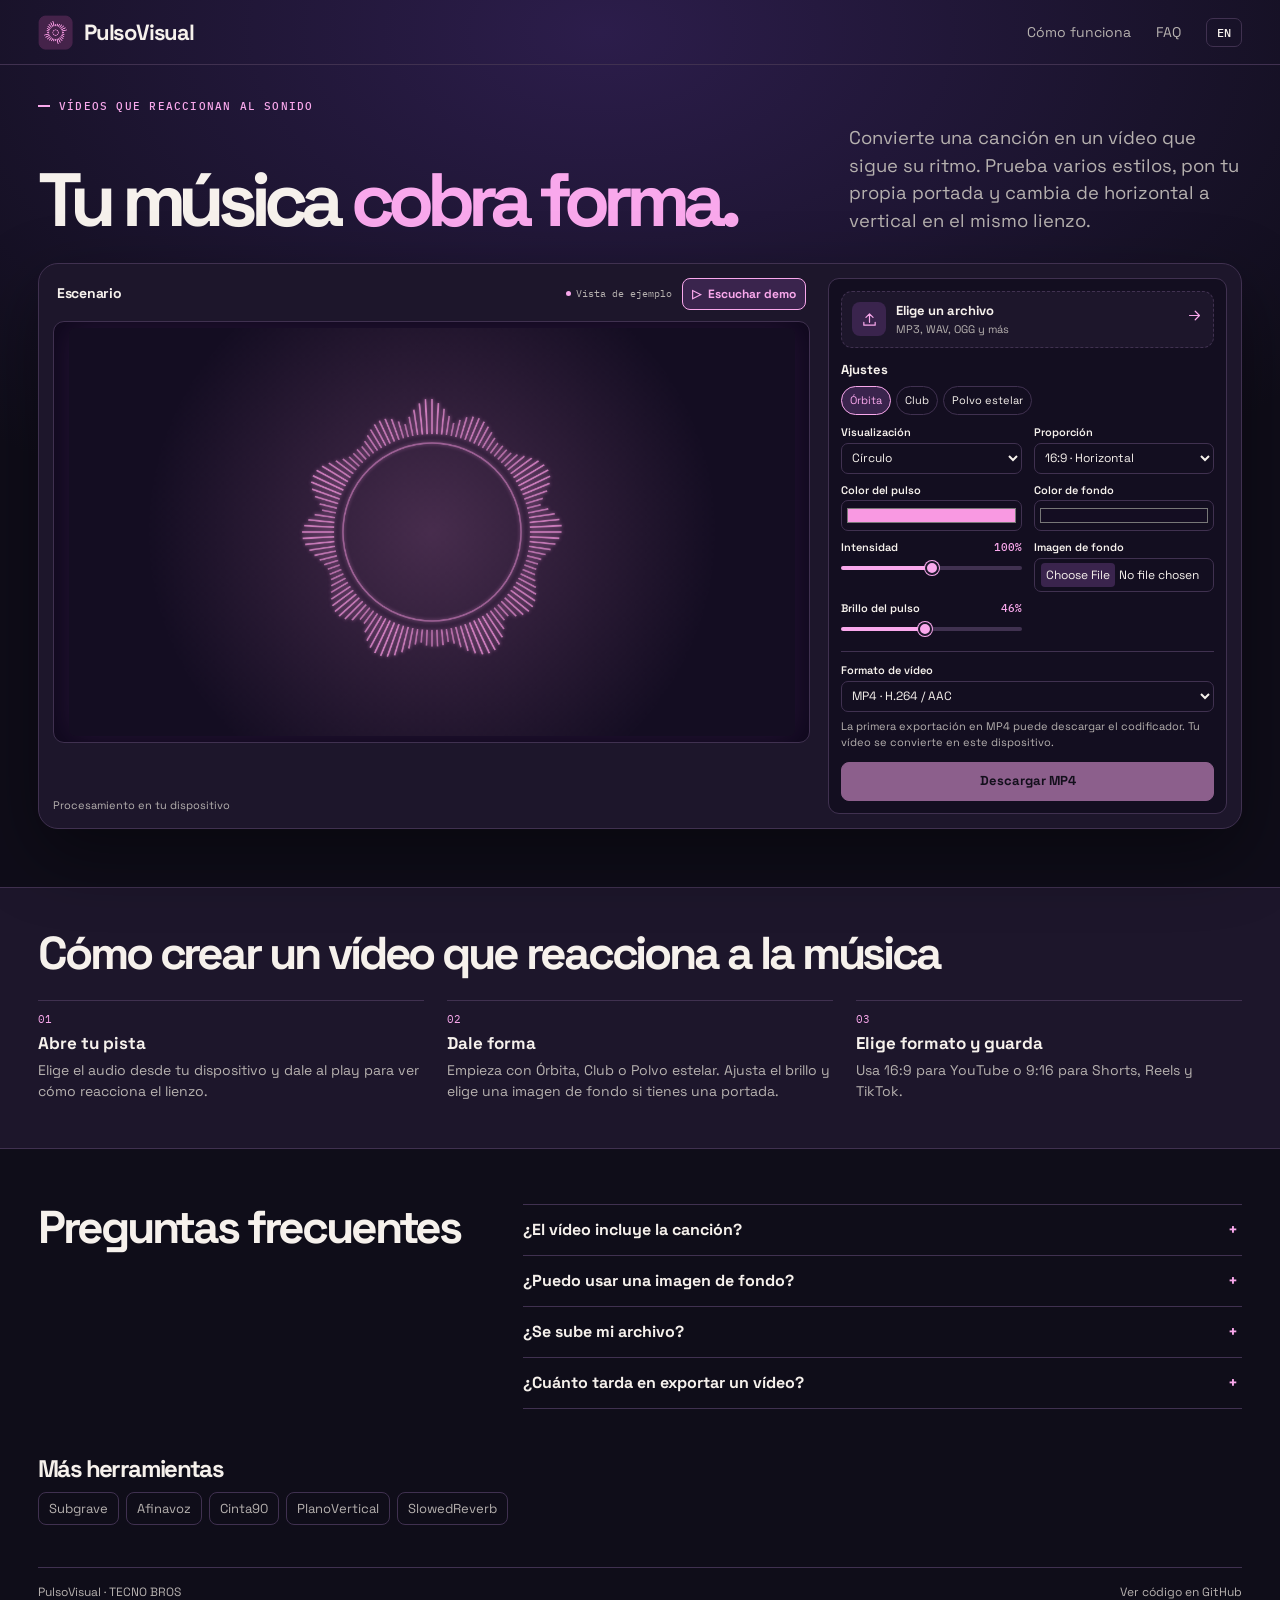
<file: index.html>
<!doctype html>
<html lang="es" data-theme="pulse">
<head>
    <meta charset="utf-8">
    <meta name="viewport" content="width=device-width, initial-scale=1">
    <title>Visualizador de música online para crear vídeos | PulsoVisual</title>
    <meta name="description" content="Crea un visualizador musical con espectro, círculo o partículas. Exporta en MP4 con sonido o WebM, en 16:9 y 9:16.">
    <meta name="robots" content="index, follow, max-image-preview:large">
    <meta name="theme-color" content="#15131c">
    <link rel="canonical" href="https://1ly4s0.github.io/pulsovisual/">
    <link rel="alternate" hreflang="es" href="https://1ly4s0.github.io/pulsovisual/">
    <link rel="alternate" hreflang="en" href="https://1ly4s0.github.io/pulsovisual/en/">
    <link rel="alternate" hreflang="x-default" href="https://1ly4s0.github.io/pulsovisual/">
    <link rel="icon" type="image/png" href="assets/logo.png">
    <meta property="og:type" content="website">
    <meta property="og:site_name" content="PulsoVisual">
    <meta property="og:locale" content="es_ES">
    <meta property="og:url" content="https://1ly4s0.github.io/pulsovisual/">
    <meta property="og:title" content="Visualizador de música online para crear vídeos | PulsoVisual">
    <meta property="og:description" content="Crea un visualizador musical con espectro, círculo o partículas. Exporta en MP4 con sonido o WebM, en 16:9 y 9:16.">
    <meta property="og:image" content="https://1ly4s0.github.io/pulsovisual/assets/share.png">
    <meta property="og:image:width" content="1200">
    <meta property="og:image:height" content="630">
    <meta property="og:image:alt" content="Vista del editor de PulsoVisual">
    <meta name="twitter:card" content="summary_large_image">
    <link rel="preconnect" href="https://fonts.googleapis.com">
    <link rel="preconnect" href="https://fonts.gstatic.com" crossorigin>
    <link rel="stylesheet" href="https://fonts.googleapis.com/css2?family=Space+Grotesk:wght@400;500;600;700&family=IBM+Plex+Mono:wght@400;500;600&display=swap">
    <link rel="stylesheet" href="assets/style.css">
    <link rel="stylesheet" href="assets/workbench.css">
    <script type="application/ld+json">{"@context": "https://schema.org", "@type": "WebApplication", "name": "PulsoVisual", "url": "https://1ly4s0.github.io/pulsovisual/", "description": "Crea un visualizador musical con espectro, círculo o partículas. Exporta en MP4 con sonido o WebM, en 16:9 y 9:16.", "inLanguage": "es", "applicationCategory": "MultimediaApplication", "operatingSystem": "Any", "isAccessibleForFree": true, "offers": {"@type": "Offer", "price": "0", "priceCurrency": "USD"}, "image": "https://1ly4s0.github.io/pulsovisual/assets/share.png"}</script>
    <script type="module" src="assets/visual-studio.js"></script>
</head>
<body>
    <header class="site-header">
        <nav class="shell" aria-label="Navegación principal">
            <a class="brand" href="./"><img src="assets/logo.png" alt="" height="35" width="35">PulsoVisual</a>
            <div class="nav-links">
                <a class="guide-link" href="#guia">Cómo funciona</a>
                <a class="faq-link" href="#faq">FAQ</a>
                <a class="language" href="en/" hreflang="en" lang="en" aria-label="View in English">EN</a>
            </div>
        </nav>
    </header>
    <main>
        <section class="hero shell">
            <div class="intro">
                <p class="tool-type">Vídeos que reaccionan al sonido</p>
                <h1>Tu música <em>cobra forma.</em></h1>
                <p class="lede">Convierte una canción en un vídeo que sigue su ritmo. Prueba varios estilos, pon tu propia portada y cambia de horizontal a vertical en el mismo lienzo.</p>
            </div>
            <section class="studio" id="studio" aria-labelledby="editor-title">
                <div class="studio-preview">
                <div class="studio-title"><h2 id="editor-title">Escenario</h2><div class="studio-head-actions"><span id="preview-label">Vista de ejemplo</span><button id="demo" type="button" class="demo-button">Escuchar demo</button></div></div>
                <div class="screen visual-screen"><canvas id="preview" aria-hidden="true"></canvas></div>
                <div class="transport" id="transport" hidden>
                    <button id="listen" type="button" disabled>Reproducir</button>
                    <input id="seek" type="range" min="0" max="1" value="0" step=".01" aria-label="Posición de reproducción" disabled>
                    <span id="elapsed">0:00</span>
                </div>
                <div class="preview-tools">
                    <span>Procesamiento en tu dispositivo</span>
                </div>
                </div>
                <div class="studio-controls">
                <div class="file-picker">
                    <input id="file" type="file" accept="audio/*,.mp3,.wav,.ogg,.m4a,.flac">
                    <label for="file">
                        <span class="upload-icon"><svg width="17" height="17" viewBox="0 0 24 24" fill="none" stroke="currentColor" stroke-width="1.7" stroke-linecap="round" stroke-linejoin="round" aria-hidden="true"><path d="M12 16V4m-5 5 5-5 5 5M4 16v4h16v-4"/></svg></span>
                        <span class="file-info"><strong id="filename">Elige un archivo</strong><small id="file-detail">MP3, WAV, OGG y más</small></span>
                        <span class="upload-arrow"><svg width="17" height="17" viewBox="0 0 24 24" fill="none" stroke="currentColor" stroke-width="1.7" stroke-linecap="round" stroke-linejoin="round" aria-hidden="true"><path d="M5 12h14m-6-6 6 6-6 6"/></svg></span>
                    </label>
                </div>
                <fieldset id="settings">
                    <legend>Ajustes</legend>
                    <div class="look-presets"><button type="button" data-look="0" aria-pressed="false">Órbita</button><button type="button" data-look="1" aria-pressed="false">Club</button><button type="button" data-look="2" aria-pressed="false">Polvo estelar</button></div>
                    <div class="settings-grid"><div class="field">
                        <label for="visual-mode">Visualización</label>
                        <select id="visual-mode"><option value="circle">Círculo</option><option value="bars">Espectro</option><option value="particles">Partículas</option></select>
                    </div>
                        <div class="field">
                        <label for="aspect">Proporción</label>
                        <select id="aspect"><option value="wide">16:9 · Horizontal</option><option value="vertical">9:16 · Vertical</option></select>
                    </div>
                        <div class="field">
                        <label for="pulse-color">Color del pulso</label>
                        <input type="color" id="pulse-color" value="#f999e2">
                    </div>
                        <div class="field">
                        <label for="stage-color">Color de fondo</label>
                        <input type="color" id="stage-color" value="#140d22">
                    </div>
                        <div class="field">
                        <label for="intensity">Intensidad <output for="intensity">100%</output></label>
                        <input id="intensity" type="range" min="25" max="175" value="100" data-unit="%">
                    </div>
                        <div class="field">
                        <label for="background">Imagen de fondo</label>
                        <input type="file" id="background" accept="image/*">
                    </div>
                        <div class="field">
                            <label for="glow">Brillo del pulso <output for="glow">46%</output></label>
                            <input id="glow" type="range" min="0" max="100" value="46" data-unit="%">
                        </div>
                    </div>
                </fieldset>

                <div class="output-panel" id="export-format-row">
                    <div class="field"><label for="export-format">Formato de vídeo</label><select id="export-format"><option value="mp4">MP4 · H.264 / AAC</option><option value="webm">WebM · VP8 / Opus</option></select></div>
                    <p>La primera exportación en MP4 puede descargar el codificador. Tu vídeo se convierte en este dispositivo.</p>
                </div>
                <div class="action-row"><button id="cancel-render" type="button" hidden>Cancelar</button>
                    <button id="save" class="save" type="button" disabled>Descargar</button></div>
                <progress id="export-progress" max="100" aria-label="Avance de la exportación" hidden></progress>
                <p id="status" class="status" role="status" aria-live="polite"></p>
                </div>
            </section>
        </section>
        <section class="guide-band" id="guia">
            <div class="guide shell">
                <h2>Cómo crear un vídeo que reacciona a la música</h2>
                <ol><li><h3>Abre tu pista</h3><p>Elige el audio desde tu dispositivo y dale al play para ver cómo reacciona el lienzo.</p></li>
<li><h3>Dale forma</h3><p>Empieza con Órbita, Club o Polvo estelar. Ajusta el brillo y elige una imagen de fondo si tienes una portada.</p></li>
<li><h3>Elige formato y guarda</h3><p>Usa 16:9 para YouTube o 9:16 para Shorts, Reels y TikTok.</p></li></ol>
            </div>
        </section>
        <section class="faqs shell" id="faq">
            <h2>Preguntas frecuentes</h2>
            <div><details><summary>¿El vídeo incluye la canción?</summary><p>Sí. El vídeo contiene la pista que abriste y la animación que genera el visualizador.</p></details>
<details><summary>¿Puedo usar una imagen de fondo?</summary><p>Sí. Puedes elegir un color sólido o cargar una imagen desde el dispositivo.</p></details>
<details><summary>¿Se sube mi archivo?</summary><p>El archivo se procesa en tu navegador. No necesitas una cuenta.</p></details>
<details><summary>¿Cuánto tarda en exportar un vídeo?</summary><p>Se graba mientras se reproduce, así que suele tardar lo mismo que dura el clip. Puedes elegir MP4 con audio AAC o WebM.</p></details></div>
        </section>
        <section class="other shell">
            <h2>Más herramientas</h2>
            <nav class="tools-list" aria-label="Otras herramientas"><a href="https://1ly4s0.github.io/subgrave/">Subgrave</a>
<a href="https://1ly4s0.github.io/afinavoz/">Afinavoz</a>
<a href="https://1ly4s0.github.io/cinta90/">Cinta90</a>
<a href="https://1ly4s0.github.io/planovertical/">PlanoVertical</a>
<a href="https://slowedreverb.net/es/">SlowedReverb</a></nav>
        </section>
    </main>
    <footer class="footer shell">
        <span>PulsoVisual · TECNO BROS</span>
        <a href="https://github.com/1ly4s0/pulsovisual">Ver código en GitHub</a>
    </footer>
</body>
</html>
</file>
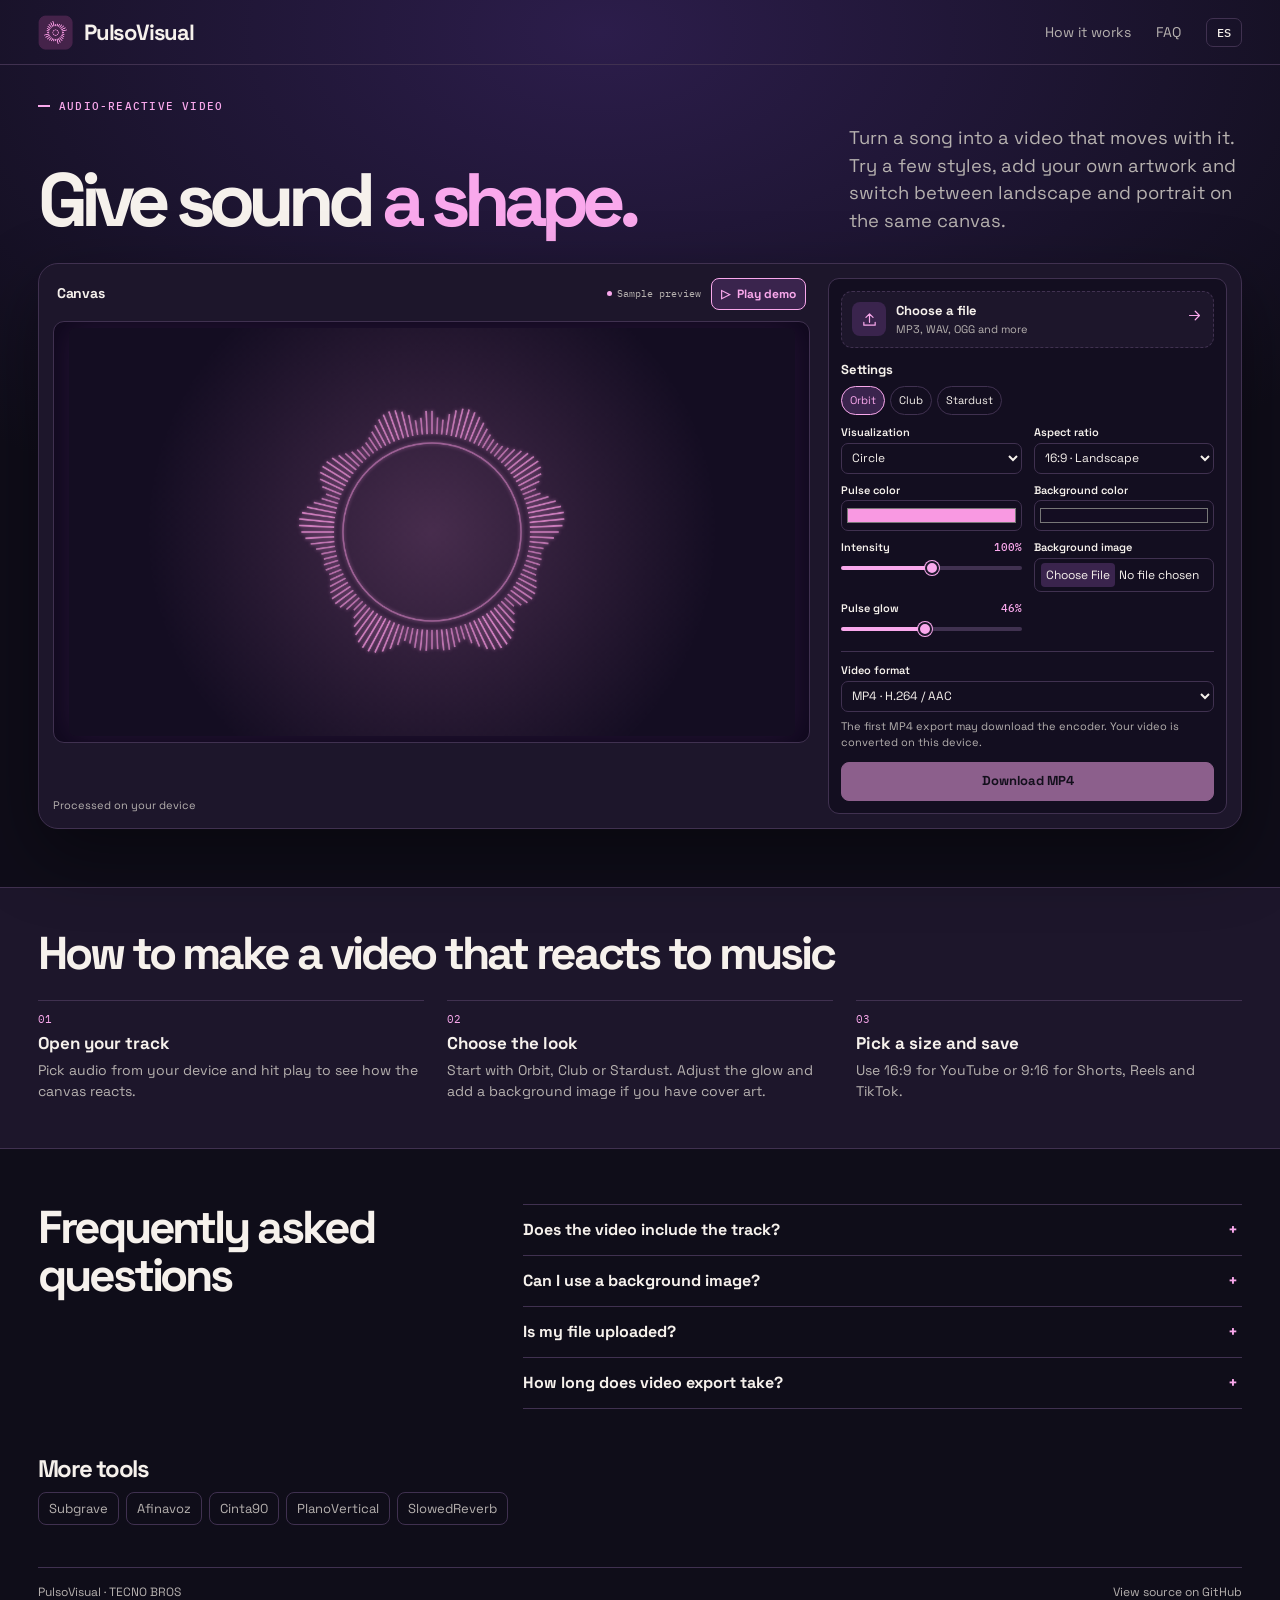
<file: en/index.html>
<!doctype html>
<html lang="en" data-theme="pulse">
<head>
    <meta charset="utf-8">
    <meta name="viewport" content="width=device-width, initial-scale=1">
    <title>Online music visualizer and video maker | PulsoVisual</title>
    <meta name="description" content="Make a music visualizer with spectrum bars, a circle or particles. Export with sound as MP4 or WebM at 16:9 or 9:16.">
    <meta name="robots" content="index, follow, max-image-preview:large">
    <meta name="theme-color" content="#15131c">
    <link rel="canonical" href="https://1ly4s0.github.io/pulsovisual/en/">
    <link rel="alternate" hreflang="es" href="https://1ly4s0.github.io/pulsovisual/">
    <link rel="alternate" hreflang="en" href="https://1ly4s0.github.io/pulsovisual/en/">
    <link rel="alternate" hreflang="x-default" href="https://1ly4s0.github.io/pulsovisual/">
    <link rel="icon" type="image/png" href="../assets/logo.png">
    <meta property="og:type" content="website">
    <meta property="og:site_name" content="PulsoVisual">
    <meta property="og:locale" content="en_US">
    <meta property="og:url" content="https://1ly4s0.github.io/pulsovisual/en/">
    <meta property="og:title" content="Online music visualizer and video maker | PulsoVisual">
    <meta property="og:description" content="Make a music visualizer with spectrum bars, a circle or particles. Export with sound as MP4 or WebM at 16:9 or 9:16.">
    <meta property="og:image" content="https://1ly4s0.github.io/pulsovisual/assets/share.png">
    <meta property="og:image:width" content="1200">
    <meta property="og:image:height" content="630">
    <meta property="og:image:alt" content="Editor preview for PulsoVisual">
    <meta name="twitter:card" content="summary_large_image">
    <link rel="preconnect" href="https://fonts.googleapis.com">
    <link rel="preconnect" href="https://fonts.gstatic.com" crossorigin>
    <link rel="stylesheet" href="https://fonts.googleapis.com/css2?family=Space+Grotesk:wght@400;500;600;700&family=IBM+Plex+Mono:wght@400;500;600&display=swap">
    <link rel="stylesheet" href="../assets/style.css">
    <link rel="stylesheet" href="../assets/workbench.css">
    <script type="application/ld+json">{"@context": "https://schema.org", "@type": "WebApplication", "name": "PulsoVisual", "url": "https://1ly4s0.github.io/pulsovisual/en/", "description": "Make a music visualizer with spectrum bars, a circle or particles. Export with sound as MP4 or WebM at 16:9 or 9:16.", "inLanguage": "en", "applicationCategory": "MultimediaApplication", "operatingSystem": "Any", "isAccessibleForFree": true, "offers": {"@type": "Offer", "price": "0", "priceCurrency": "USD"}, "image": "https://1ly4s0.github.io/pulsovisual/assets/share.png"}</script>
    <script type="module" src="../assets/visual-studio.js"></script>
</head>
<body>
    <header class="site-header">
        <nav class="shell" aria-label="Main navigation">
            <a class="brand" href="./"><img src="../assets/logo.png" alt="" height="35" width="35">PulsoVisual</a>
            <div class="nav-links">
                <a class="guide-link" href="#guia">How it works</a>
                <a class="faq-link" href="#faq">FAQ</a>
                <a class="language" href="../" hreflang="es" lang="es" aria-label="Ver en español">ES</a>
            </div>
        </nav>
    </header>
    <main>
        <section class="hero shell">
            <div class="intro">
                <p class="tool-type">Audio-reactive video</p>
                <h1>Give sound <em>a shape.</em></h1>
                <p class="lede">Turn a song into a video that moves with it. Try a few styles, add your own artwork and switch between landscape and portrait on the same canvas.</p>
            </div>
            <section class="studio" id="studio" aria-labelledby="editor-title">
                <div class="studio-preview">
                <div class="studio-title"><h2 id="editor-title">Canvas</h2><div class="studio-head-actions"><span id="preview-label">Sample preview</span><button id="demo" type="button" class="demo-button">Play demo</button></div></div>
                <div class="screen visual-screen"><canvas id="preview" aria-hidden="true"></canvas></div>
                <div class="transport" id="transport" hidden>
                    <button id="listen" type="button" disabled>Play</button>
                    <input id="seek" type="range" min="0" max="1" value="0" step=".01" aria-label="Playback position" disabled>
                    <span id="elapsed">0:00</span>
                </div>
                <div class="preview-tools">
                    <span>Processed on your device</span>
                </div>
                </div>
                <div class="studio-controls">
                <div class="file-picker">
                    <input id="file" type="file" accept="audio/*,.mp3,.wav,.ogg,.m4a,.flac">
                    <label for="file">
                        <span class="upload-icon"><svg width="17" height="17" viewBox="0 0 24 24" fill="none" stroke="currentColor" stroke-width="1.7" stroke-linecap="round" stroke-linejoin="round" aria-hidden="true"><path d="M12 16V4m-5 5 5-5 5 5M4 16v4h16v-4"/></svg></span>
                        <span class="file-info"><strong id="filename">Choose a file</strong><small id="file-detail">MP3, WAV, OGG and more</small></span>
                        <span class="upload-arrow"><svg width="17" height="17" viewBox="0 0 24 24" fill="none" stroke="currentColor" stroke-width="1.7" stroke-linecap="round" stroke-linejoin="round" aria-hidden="true"><path d="M5 12h14m-6-6 6 6-6 6"/></svg></span>
                    </label>
                </div>
                <fieldset id="settings">
                    <legend>Settings</legend>
                    <div class="look-presets"><button type="button" data-look="0" aria-pressed="false">Orbit</button><button type="button" data-look="1" aria-pressed="false">Club</button><button type="button" data-look="2" aria-pressed="false">Stardust</button></div>
                    <div class="settings-grid"><div class="field">
                        <label for="visual-mode">Visualization</label>
                        <select id="visual-mode"><option value="circle">Circle</option><option value="bars">Spectrum</option><option value="particles">Particles</option></select>
                    </div>
                        <div class="field">
                        <label for="aspect">Aspect ratio</label>
                        <select id="aspect"><option value="wide">16:9 · Landscape</option><option value="vertical">9:16 · Portrait</option></select>
                    </div>
                        <div class="field">
                        <label for="pulse-color">Pulse color</label>
                        <input type="color" id="pulse-color" value="#f999e2">
                    </div>
                        <div class="field">
                        <label for="stage-color">Background color</label>
                        <input type="color" id="stage-color" value="#140d22">
                    </div>
                        <div class="field">
                        <label for="intensity">Intensity <output for="intensity">100%</output></label>
                        <input id="intensity" type="range" min="25" max="175" value="100" data-unit="%">
                    </div>
                        <div class="field">
                        <label for="background">Background image</label>
                        <input type="file" id="background" accept="image/*">
                    </div>
                        <div class="field">
                            <label for="glow">Pulse glow <output for="glow">46%</output></label>
                            <input id="glow" type="range" min="0" max="100" value="46" data-unit="%">
                        </div>
                    </div>
                </fieldset>

                <div class="output-panel" id="export-format-row">
                    <div class="field"><label for="export-format">Video format</label><select id="export-format"><option value="mp4">MP4 · H.264 / AAC</option><option value="webm">WebM · VP8 / Opus</option></select></div>
                    <p>The first MP4 export may download the encoder. Your video is converted on this device.</p>
                </div>
                <div class="action-row"><button id="cancel-render" type="button" hidden>Cancel</button>
                    <button id="save" class="save" type="button" disabled>Download</button></div>
                <progress id="export-progress" max="100" aria-label="Export progress" hidden></progress>
                <p id="status" class="status" role="status" aria-live="polite"></p>
                </div>
            </section>
        </section>
        <section class="guide-band" id="guia">
            <div class="guide shell">
                <h2>How to make a video that reacts to music</h2>
                <ol><li><h3>Open your track</h3><p>Pick audio from your device and hit play to see how the canvas reacts.</p></li>
<li><h3>Choose the look</h3><p>Start with Orbit, Club or Stardust. Adjust the glow and add a background image if you have cover art.</p></li>
<li><h3>Pick a size and save</h3><p>Use 16:9 for YouTube or 9:16 for Shorts, Reels and TikTok.</p></li></ol>
            </div>
        </section>
        <section class="faqs shell" id="faq">
            <h2>Frequently asked questions</h2>
            <div><details><summary>Does the video include the track?</summary><p>Yes. The video contains the track you opened and the animation from the visualizer.</p></details>
<details><summary>Can I use a background image?</summary><p>Yes. Pick a solid color or choose a background image from your device.</p></details>
<details><summary>Is my file uploaded?</summary><p>The file is processed in your browser. You don’t need an account.</p></details>
<details><summary>How long does video export take?</summary><p>It records while the clip plays, so export usually takes about as long as the clip. Choose MP4 with AAC audio or WebM.</p></details></div>
        </section>
        <section class="other shell">
            <h2>More tools</h2>
            <nav class="tools-list" aria-label="Other tools"><a href="https://1ly4s0.github.io/subgrave/en/">Subgrave</a>
<a href="https://1ly4s0.github.io/afinavoz/en/">Afinavoz</a>
<a href="https://1ly4s0.github.io/cinta90/en/">Cinta90</a>
<a href="https://1ly4s0.github.io/planovertical/en/">PlanoVertical</a>
<a href="https://slowedreverb.net/en/">SlowedReverb</a></nav>
        </section>
    </main>
    <footer class="footer shell">
        <span>PulsoVisual · TECNO BROS</span>
        <a href="https://github.com/1ly4s0/pulsovisual">View source on GitHub</a>
    </footer>
</body>
</html>
</file>
<file: assets/style.css>
:root {
    color-scheme: dark;
    --background: #101115;
    --surface: #191b22;
    --panel: #111319;
    --ink: #f6f1ec;
    --muted: #b6b1af;
    --accent: #ff9c64;
    --wash: #33221c;
    --border: #363139;
    --mono: "IBM Plex Mono", Consolas, monospace;
    font: 16px/1.5 "Space Grotesk", "Segoe UI", sans-serif;
    color: var(--ink);
    background: var(--background);
}
[data-theme="pitch"] { --accent: #cbb4ff; --wash: #302445; --border: #393347; --background: #111018; --surface: #1c1928; --panel: #15121f; }
[data-theme="vhs"] { --accent: #ffaaa3; --wash: #39252f; --border: #453139; --background: #151017; --surface: #211820; --panel: #150e15; }
[data-theme="pulse"] { --accent: #f999e2; --wash: #35203d; --border: #422e47; --background: #130f1b; --surface: #21182c; --panel: #160d20; }
[data-theme="vertical"] { --accent: #b9f7c2; --wash: #24382f; --border: #34463c; --background: #101713; --surface: #19231d; --panel: #101a15; }
* { box-sizing: border-box; }
body {
    margin: 0;
    background: radial-gradient(ellipse 50rem 36rem at 84% 9%, var(--wash), transparent 90%);
}
[hidden] { display: none !important; }
button, input, select { font: inherit; color: inherit; }
button, select, input[type="range"], input[type="color"] { cursor: pointer; }
button:disabled, fieldset:disabled input { cursor: default; }
a { color: inherit; }
button:focus-visible, a:focus-visible, input:focus-visible, select:focus-visible, summary:focus-visible {
    outline: 2px solid var(--accent);
    outline-offset: 4px;
}
h1, h2, h3, p, figure { margin: 0; }
.shell { width: min(1260px, calc(100% - 96px)); margin-inline: auto; }
.site-header { border-bottom: 1px solid var(--border); }
.site-header nav { display: flex; justify-content: space-between; align-items: center; min-height: 73px; gap: 20px; }
.brand { display: inline-flex; gap: 10px; align-items: center; font-size: 22px; font-weight: 700; letter-spacing: -.055em; text-decoration: none; white-space: nowrap; }
.brand img { display: block; }
.nav-links { display: flex; align-items: center; gap: 25px; }
.nav-links a { color: var(--muted); font-size: 14px; text-decoration: none; }
.nav-links a:hover, .footer a:hover { color: var(--accent); }
.nav-links .language { padding: 6px 10px; border-radius: 7px; border: 1px solid var(--border); font: 500 12px var(--mono); color: var(--ink); }

.hero { display: grid; grid-template-columns: minmax(0, .77fr) minmax(0, 1.23fr); gap: clamp(25px, 4.3vw, 72px); align-items: center; padding-block: 58px 72px; }
.intro { min-width: 0; }
.tool-type { display: flex; gap: 9px; align-items: center; color: var(--accent); font: 500 11px var(--mono); letter-spacing: .11em; margin-bottom: 20px; text-transform: uppercase; }
.tool-type::before { content: ""; display: block; width: 12px; height: 2px; background: var(--accent); }
h1 { font-size: clamp(51px, 6.5vw, 100px); line-height: .91; font-weight: 700; letter-spacing: -.092em; text-wrap: balance; }
h1 em { display: block; font-style: normal; color: var(--accent); }
.lede { color: var(--muted); font-size: clamp(17px, 1.55vw, 21px); max-width: 405px; margin-top: 23px; }
.privacy { display: flex; align-items: center; gap: 8px; font-size: 12px; color: var(--muted); margin-top: 22px; }
.privacy svg { color: var(--accent); flex: none; }

.studio { min-width: 0; background: var(--surface); border: 1px solid var(--border); border-radius: 22px; padding: 16px; box-shadow: 0 26px 70px #0006; }
.studio.dragging { outline: 2px dashed var(--accent); outline-offset: 5px; }
.studio-title { display: flex; align-items: center; justify-content: space-between; gap: 10px; margin-bottom: 11px; }
.studio-title h2 { font-size: 15px; font-weight: 700; letter-spacing: -.02em; }
.studio-title span { display: flex; align-items: center; gap: 5px; color: var(--muted); font: 400 10px var(--mono); }
.studio-title span::before { content: ""; width: 5px; height: 5px; background: var(--accent); border-radius: 50%; }
.screen { position: relative; border-radius: 12px; overflow: hidden; background: var(--panel); border: 1px solid var(--border); }
.audio-screen canvas {
    width: 100%; height: 130px; display: block;
    background: repeating-linear-gradient(90deg, transparent 0 calc(12.5% - 1px), #ffffff0b calc(12.5% - 1px) 12.5%),
        radial-gradient(ellipse at center, var(--wash), transparent 80%);
}
.audio-screen::before { content: ""; width: 100%; border-top: 1px solid #ffffff17; position: absolute; inset-block-start: 65px; pointer-events: none; }
.audio-player { min-height: 44px; display: grid; align-items: center; border-top: 1px solid var(--border); padding: 2px 7px; }
audio { display: block; height: 40px; width: 100%; }
.empty-transport { display: flex; align-items: center; gap: 11px; color: var(--muted); padding: 0 8px; font: 400 10px var(--mono); }
.empty-transport svg { color: var(--accent); width: 14px; }
.transport-line { flex: 1; height: 3px; border-radius: 4px; background: var(--border); }
.visual-screen { container-type: size; display: grid; place-items: center; height: clamp(220px, 30vw, 315px); padding: 11px; background: radial-gradient(ellipse, var(--wash), var(--panel) 76%); }
.visual-screen canvas { display: block; width: auto; max-width: 100%; max-height: 100cqh; height: auto; border-radius: 7px; object-fit: contain; box-shadow: 0 7px 24px #000a; }
[data-theme="vertical"] .visual-screen { background: repeating-linear-gradient(90deg, transparent 0 calc(11% - 1px), #c4ffd414 calc(11% - 1px) 11%), radial-gradient(ellipse, var(--wash), var(--panel) 80%); }
[data-theme="vertical"] .visual-screen canvas { height: 100cqh; }
.transport { display: flex; align-items: center; gap: 10px; margin-top: 8px; }
.transport button { padding: 5px 9px; font-size: 12px; font-weight: 700; }
.transport span { white-space: nowrap; color: var(--muted); font: 400 10px var(--mono); }
.file-picker { position: relative; margin-block: 10px 11px; }
.file-picker input { position: absolute; opacity: 0; height: 1px; width: 1px; }
.file-picker label { display: flex; gap: 10px; align-items: center; min-height: 57px; padding: 8px 10px; border: 1px dashed var(--border); border-radius: 11px; cursor: pointer; background: var(--panel); }
.file-picker label:hover, .file-picker:focus-within label { border-color: var(--accent); }
.studio[data-busy="true"] .file-picker label { cursor: default; opacity: .65; }
.upload-icon { display: grid; place-items: center; flex: 0 0 34px; height: 34px; color: var(--accent); background: var(--wash); border-radius: 8px; }
.file-info { min-width: 0; flex: 1; }
.file-info strong { display: block; white-space: nowrap; overflow: hidden; text-overflow: ellipsis; font-size: 13px; }
.file-info small { display: block; color: var(--muted); font-size: 11px; }
.upload-arrow { color: var(--accent); flex: none; }

fieldset { border: 0; padding: 0; margin: 0; min-width: 0; }
fieldset:disabled { opacity: .75; }
legend { font-size: 13px; font-weight: 700; margin-bottom: 7px; padding: 0; }
.settings-grid { display: grid; grid-template-columns: repeat(2, minmax(0, 1fr)); gap: 8px 12px; }
.field label { display: flex; align-items: baseline; justify-content: space-between; gap: 3px; font-size: 12px; font-weight: 600; margin: 0 0 2px; }
.field output { color: var(--accent); font: 500 11px var(--mono); white-space: nowrap; }
.field input:is([type="color"],[type="date"],[type="file"]), .field select {
    width: 100%; min-width: 0; height: 31px; border: 1px solid var(--border); border-radius: 7px; padding: 4px 6px;
    background: var(--panel); font-size: 12px;
}
.field input[type="file"] { height: auto; }
.field input::file-selector-button { max-width: 100%; background: var(--wash); color: var(--ink); border: 0; border-radius: 4px; padding: 3px 5px; font: inherit; }
.field input[type="color"] { padding: 3px; }
input[type="range"] { appearance: none; background: transparent; display: block; width: 100%; height: 21px; margin: 0; min-width: 0; accent-color: var(--accent); }
input[type="range"]::-webkit-slider-runnable-track { height: 4px; border-radius: 6px; background: linear-gradient(to right, var(--accent) var(--fill, 0%), var(--border) var(--fill, 0%)); }
input[type="range"]::-webkit-slider-thumb { appearance: none; margin-top: -5px; width: 14px; height: 14px; border: 2px solid var(--surface); border-radius: 50%; background: var(--accent); box-shadow: 0 0 0 1px var(--accent); }
input[type="range"]::-moz-range-track { height: 4px; border-radius: 6px; background: var(--border); }
input[type="range"]::-moz-range-progress { height: 4px; border-radius: 6px; background: var(--accent); }
input[type="range"]::-moz-range-thumb { border: 2px solid var(--surface); border-radius: 50%; background: var(--accent); width: 12px; height: 12px; }
.presets { display: flex; flex-wrap: wrap; gap: 6px; margin-bottom: 8px; }
.studio button { border: 1px solid var(--border); border-radius: 8px; background: var(--panel); }
.presets button { font-size: 12px; padding: 5px 9px; }
.presets [aria-pressed="true"] { color: var(--accent); background: var(--wash); border-color: var(--accent); }
.studio button:hover:not(:disabled) { border-color: var(--accent); }
.action-row { display: flex; flex-wrap: wrap; gap: 7px; margin-top: 11px; }
.action-row button { flex: 1; min-height: 40px; padding: 7px 11px; white-space: nowrap; font-size: 13px; font-weight: 700; }
.action-row .save { color: #161219; border-color: var(--accent); background: var(--accent); }
.action-row .save:hover:not(:disabled) { filter: brightness(1.13); }
.studio button:disabled { opacity: .53; }
.status { color: var(--muted); margin-top: 7px; font-size: 12px; }
.status:empty { margin-top: 0; }
.status[data-error="true"] { color: #ffabae; }

.guide-band { border-block: 1px solid var(--border); background: var(--surface); }
.guide { padding-block: 42px 46px; }
.guide h2, .faqs h2, .other h2 { font-size: clamp(28px, 3.6vw, 50px); letter-spacing: -.067em; line-height: 1.04; }
.guide ol { display: grid; grid-template-columns: repeat(3, minmax(0, 1fr)); gap: 23px; list-style: none; counter-reset: steps; padding: 0; margin: 22px 0 0; }
.guide li { counter-increment: steps; border-top: 1px solid var(--border); padding-top: 11px; }
.guide li::before { content: "0" counter(steps); display: block; color: var(--accent); font: 400 11px var(--mono); margin-bottom: 5px; }
.guide h3 { font-size: 17px; margin-bottom: 4px; }
.guide p, .faqs p { color: var(--muted); font-size: 14px; }
.faqs { display: grid; grid-template-columns: .77fr 1.23fr; gap: 35px; padding-block: 55px 48px; }
.faqs details { border-bottom: 1px solid var(--border); }
.faqs details:first-of-type { border-top: 1px solid var(--border); }
.faqs summary { cursor: pointer; padding: 13px 28px 13px 0; list-style: none; font-weight: 700; position: relative; }
.faqs summary::-webkit-details-marker { display: none; }
.faqs summary::after { content: "+"; position: absolute; right: 4px; color: var(--accent); }
.faqs [open] summary::after { content: "−"; }
.faqs p { padding-bottom: 12px; }
.other { padding-bottom: 42px; }
.other h2 { font-size: 24px; margin-bottom: 10px; }
.tools-list { display: flex; flex-wrap: wrap; gap: 7px; }
.tools-list a { border: 1px solid var(--border); border-radius: 8px; padding: 6px 10px; text-decoration: none; font-size: 13px; color: var(--muted); }
.tools-list a:hover { border-color: var(--accent); color: var(--ink); }
.footer { display: flex; flex-wrap: wrap; justify-content: space-between; gap: 9px; border-top: 1px solid var(--border); padding-block: 15px 22px; color: var(--muted); font-size: 12px; }
.footer a { text-decoration: none; }

@media (prefers-reduced-motion: no-preference) {
    .intro, .studio { animation: enter .37s ease-out both; }
    .studio { animation-delay: .035s; }
    .studio button, .file-picker label, .tools-list a { transition: border-color .15s ease, filter .15s ease, transform .15s ease; }
    .studio button:active:not(:disabled) { transform: scale(.98); }
    .status:not(:empty) { animation: enter .2s ease-out; }
    @keyframes enter {
        from { transform: translateY(7px); opacity: .75; }
        to { transform: translateY(0); opacity: 1; }
    }
}
@media (max-width: 1030px) {
    .shell { width: calc(100% - 54px); }
    .hero { padding-block: 44px 55px; gap: 27px; }
}
@media (max-width: 740px) {
    .shell { width: calc(100% - 34px); }
    .site-header nav { min-height: 61px; }
    .nav-links { gap: 12px; }
    .nav-links .faq-link { display: none; }
    .hero { grid-template-columns: 1fr; max-width: 580px; padding-block: 27px 38px; gap: 22px; }
    h1 { font-size: clamp(47px, 10vw, 72px); }
    .tool-type { margin-bottom: 12px; }
    .lede { margin-top: 13px; }
    .privacy { margin-top: 12px; }
    .studio { padding: 12px; border-radius: 16px; }
    .visual-screen { height: clamp(200px, 56vw, 280px); }
    .faqs { grid-template-columns: 1fr; gap: 14px; padding-block: 38px; }
}
@media (max-width: 430px) {
    .nav-links .guide-link { display: none; }
    .guide ol { grid-template-columns: 1fr; gap: 13px; }
    .audio-screen canvas { height: 102px; }
    .audio-screen::before { inset-block-start: 51px; }
}
</file>
<file: assets/workbench.css>
.shell { width: min(1320px, calc(100% - 76px)); }
.site-header nav { min-height: 64px; }
.brand { gap: 11px; }
.hero { display: block; padding-block: 34px 58px; }
.intro {
    display: grid;
    grid-template-columns: minmax(0, 1.17fr) minmax(290px, .83fr);
    column-gap: 48px;
    align-items: end;
    margin-bottom: 26px;
}
.tool-type { grid-column: 1 / -1; margin-bottom: 11px; }
h1 { font-size: clamp(55px, 6.2vw, 96px); line-height: .95; text-wrap: pretty; }
h1 em { display: inline; white-space: nowrap; }
.lede { margin: 0 0 2px; font-size: clamp(15px, 1.44vw, 20px); max-width: 480px; }
.intro .privacy { display: none; }

.studio {
    display: grid;
    grid-template-columns: minmax(0, 1.62fr) minmax(300px, 1fr);
    gap: 18px;
    padding: 14px;
    border-radius: 20px;
}
.studio-preview { min-width: 0; display: flex; flex-direction: column; }
.studio-title { padding: 0 4px; flex-wrap: wrap; }
.studio-head-actions { display: flex; align-items: center; gap: 10px; }
.studio-title h2 { font-size: 14px; }
.studio-title span { font-size: 10px; }
.visual-screen {
    min-width: 0;
    height: clamp(270px, 33vw, 464px);
    padding: 13px;
    border-radius: 11px;
}
.visual-screen canvas { max-width: 100%; max-height: 100cqh; }
.transport { padding-inline: 4px; }
.preview-tools {
    display: flex; justify-content: space-between; align-items: center; gap: 10px;
    padding-top: 8px; margin-top: auto;
}
.preview-tools span, .preview-hint { color: var(--muted); font-size: 11px; }
.preview-hint { margin-top: 8px; padding-inline: 4px; }
.studio .demo-button {
    min-height: 32px; padding: 4px 9px; font-size: 12px; font-weight: 700;
    color: var(--accent); border-color: var(--accent); background: var(--wash);
}
.studio .demo-button::before { content: "▷"; margin-right: 7px; }
.studio-controls { min-width: 0; border: 1px solid var(--border); border-radius: 11px; padding: 12px; background: var(--panel); }
.file-picker { margin: 0 0 12px; }
.file-picker label { background: var(--surface); }
.look-presets { display: flex; flex-wrap: wrap; gap: 5px; margin-bottom: 9px; }
.look-presets button { font-size: 11px; min-height: 29px; padding: 3px 8px; }
.look-presets button[aria-pressed="true"] { color: var(--accent); border-color: var(--accent); background: var(--wash); }
.field label { font-size: 11px; }
.field input[type="number"] {
    width: 100%; min-width: 0; height: 31px; border: 1px solid var(--border); border-radius: 7px;
    padding: 4px 6px; background: var(--panel); font-size: 12px;
}
.trim-panel, .output-panel {
    margin-top: 12px;
    padding-top: 10px;
    border-top: 1px solid var(--border);
}
.trim-panel legend { margin-bottom: 0; padding-right: 8px; color: var(--muted); font: 500 11px var(--mono); }
.output-panel p { margin-top: 6px; font-size: 11px; color: var(--muted); }
.action-row button { min-height: 39px; }
#export-progress { display: block; width: 100%; height: 6px; accent-color: var(--accent); margin: 9px 0 0; }
.comparison { padding: 7px 4px 0; }
.comparison .field label { color: var(--muted); font-size: 11px; }
.toggle-field { display: flex; align-items: center; }
.toggle-field label { display: flex; align-items: center; justify-content: flex-start; gap: 6px; }
.toggle-field input { margin: 0; accent-color: var(--accent); }

/* The tape deck has a warm chassis, a cool image and a viewfinder border. */
[data-theme="vhs"] {
    --background: #170f16; --surface: #251923; --panel: #171017;
    --accent: #ffb0a2; --border: #4a303e; --wash: #472630;
}
[data-theme="vhs"] body { background: radial-gradient(ellipse 53rem 35rem at 16% 2%, #3b1d2b 0%, transparent 92%); }
[data-theme="vhs"] .studio { grid-template-columns: minmax(0, 1.85fr) minmax(300px, 1fr); }
[data-theme="vhs"] .visual-screen {
    background: repeating-linear-gradient(0deg, #170d15 0 3px, #221523 3px 6px);
    box-shadow: inset 0 0 34px #07060a;
}
[data-theme="vhs"] .studio-title h2 { font-family: var(--mono); text-transform: uppercase; letter-spacing: .07em; }

/* The visualizer is a dark stage with a clear glow around the canvas. */
[data-theme="pulse"] {
    --background: #0f0d19; --surface: #1d162b; --panel: #130e20;
    --accent: #f9a8ec; --wash: #3a244d; --border: #403150;
}
[data-theme="pulse"] body { background: radial-gradient(ellipse 61rem 36rem at 47% 2%, #2c1d4b 0%, transparent 94%); }
[data-theme="pulse"] .intro { grid-template-columns: minmax(0, 1.32fr) minmax(280px, .68fr); }
[data-theme="pulse"] h1 { font-size: clamp(52px, 5.9vw, 91px); }
[data-theme="pulse"] .studio { grid-template-columns: minmax(0, 1.9fr) minmax(300px, 1fr); }
[data-theme="pulse"] .visual-screen { padding: 6px; background: #10091d; }
[data-theme="pulse"] .visual-screen canvas { box-shadow: 0 0 30px #aa54d521; }
[data-theme="pulse"] .look-presets button { border-radius: 100px; }

/* The framing preview uses a portrait canvas inside a measured matte. */
[data-theme="vertical"] {
    --background: #101714; --surface: #1a2420; --panel: #111b16;
    --accent: #bdf4ba; --border: #3a5042; --wash: #2a3e34;
}
[data-theme="vertical"] body { background: radial-gradient(ellipse 49rem 38rem at 87% 6%, #233d36 0%, transparent 93%); }
[data-theme="vertical"] .studio { grid-template-columns: minmax(0, 1.14fr) minmax(300px, 1fr); }
[data-theme="vertical"] .visual-screen {
    background: linear-gradient(90deg, transparent 49.8%, #badfbd1c 50%, transparent 50.2%),
        repeating-linear-gradient(90deg, #badfbd0b 0 1px, transparent 1px 35px), var(--panel);
}
[data-theme="vertical"] .visual-screen canvas { height: 100cqh; border: 1px solid #99ceb58b; touch-action: none; }
[data-theme="vertical"] .studio:is(.has-file,.has-demo-scene):not([data-busy="true"]) canvas { cursor: grab; }
[data-theme="vertical"] .studio:is(.has-file,.has-demo-scene):not([data-busy="true"]) canvas:active { cursor: grabbing; }

@media (max-width: 960px) {
    .shell { width: calc(100% - 46px); }
    .intro, [data-theme="pulse"] .intro { column-gap: 20px; }
    h1 { font-size: clamp(51px, 7.7vw, 73px); }
    :root[data-theme] .studio { grid-template-columns: minmax(0, 1.13fr) minmax(270px, 1fr); }
    .preview-tools { flex-wrap: wrap; }
}
@media (max-width: 680px) {
    .shell { width: calc(100% - 28px); }
    .hero { padding-block: 23px 34px; }
    .intro, [data-theme="pulse"] .intro { display: block; margin-bottom: 17px; }
    .tool-type { margin-bottom: 8px; }
    h1, [data-theme="pulse"] h1 { font-size: clamp(43px, 10vw, 65px); }
    .lede { margin-top: 11px; }
    :root[data-theme] .studio { grid-template-columns: 1fr; gap: 12px; padding: 10px; }
    .visual-screen { height: clamp(212px, 57vw, 300px); }
    [data-theme="vertical"] .visual-screen { height: clamp(245px, 65vw, 340px); }
}
</file>
